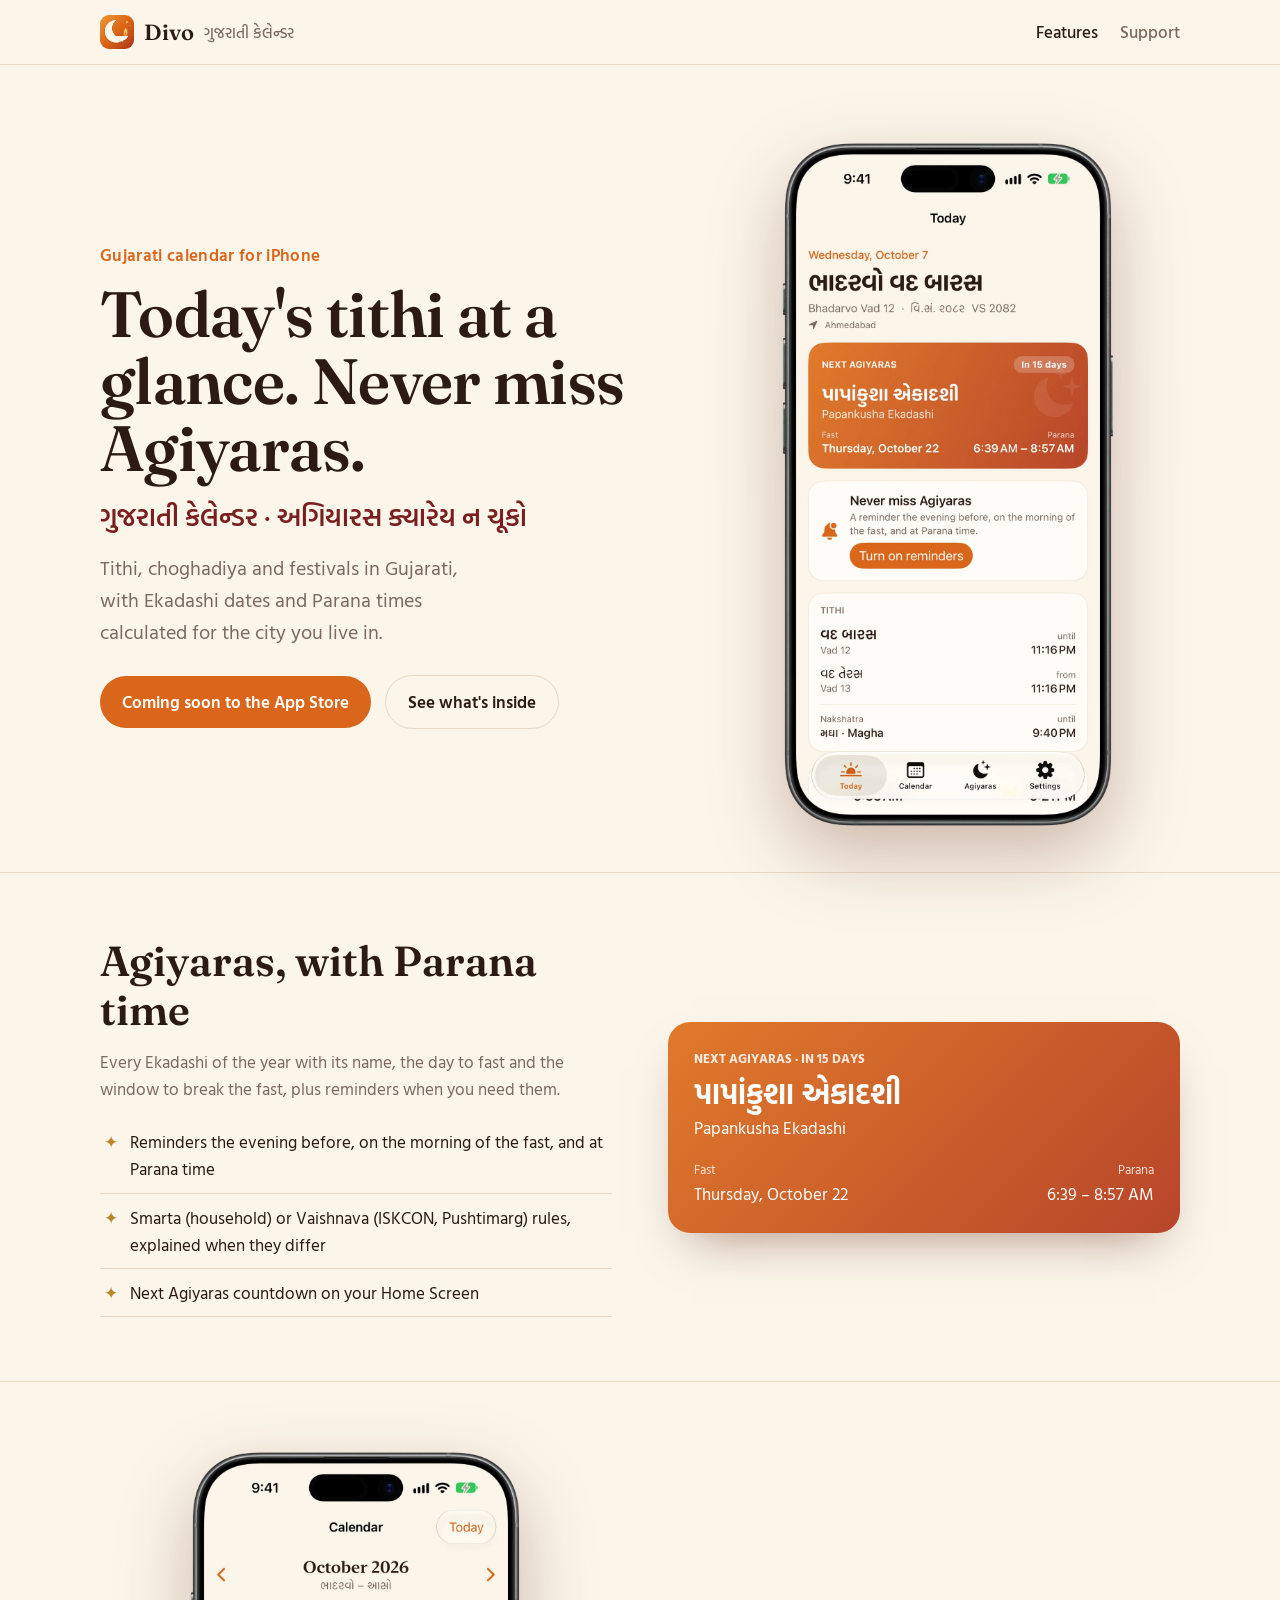
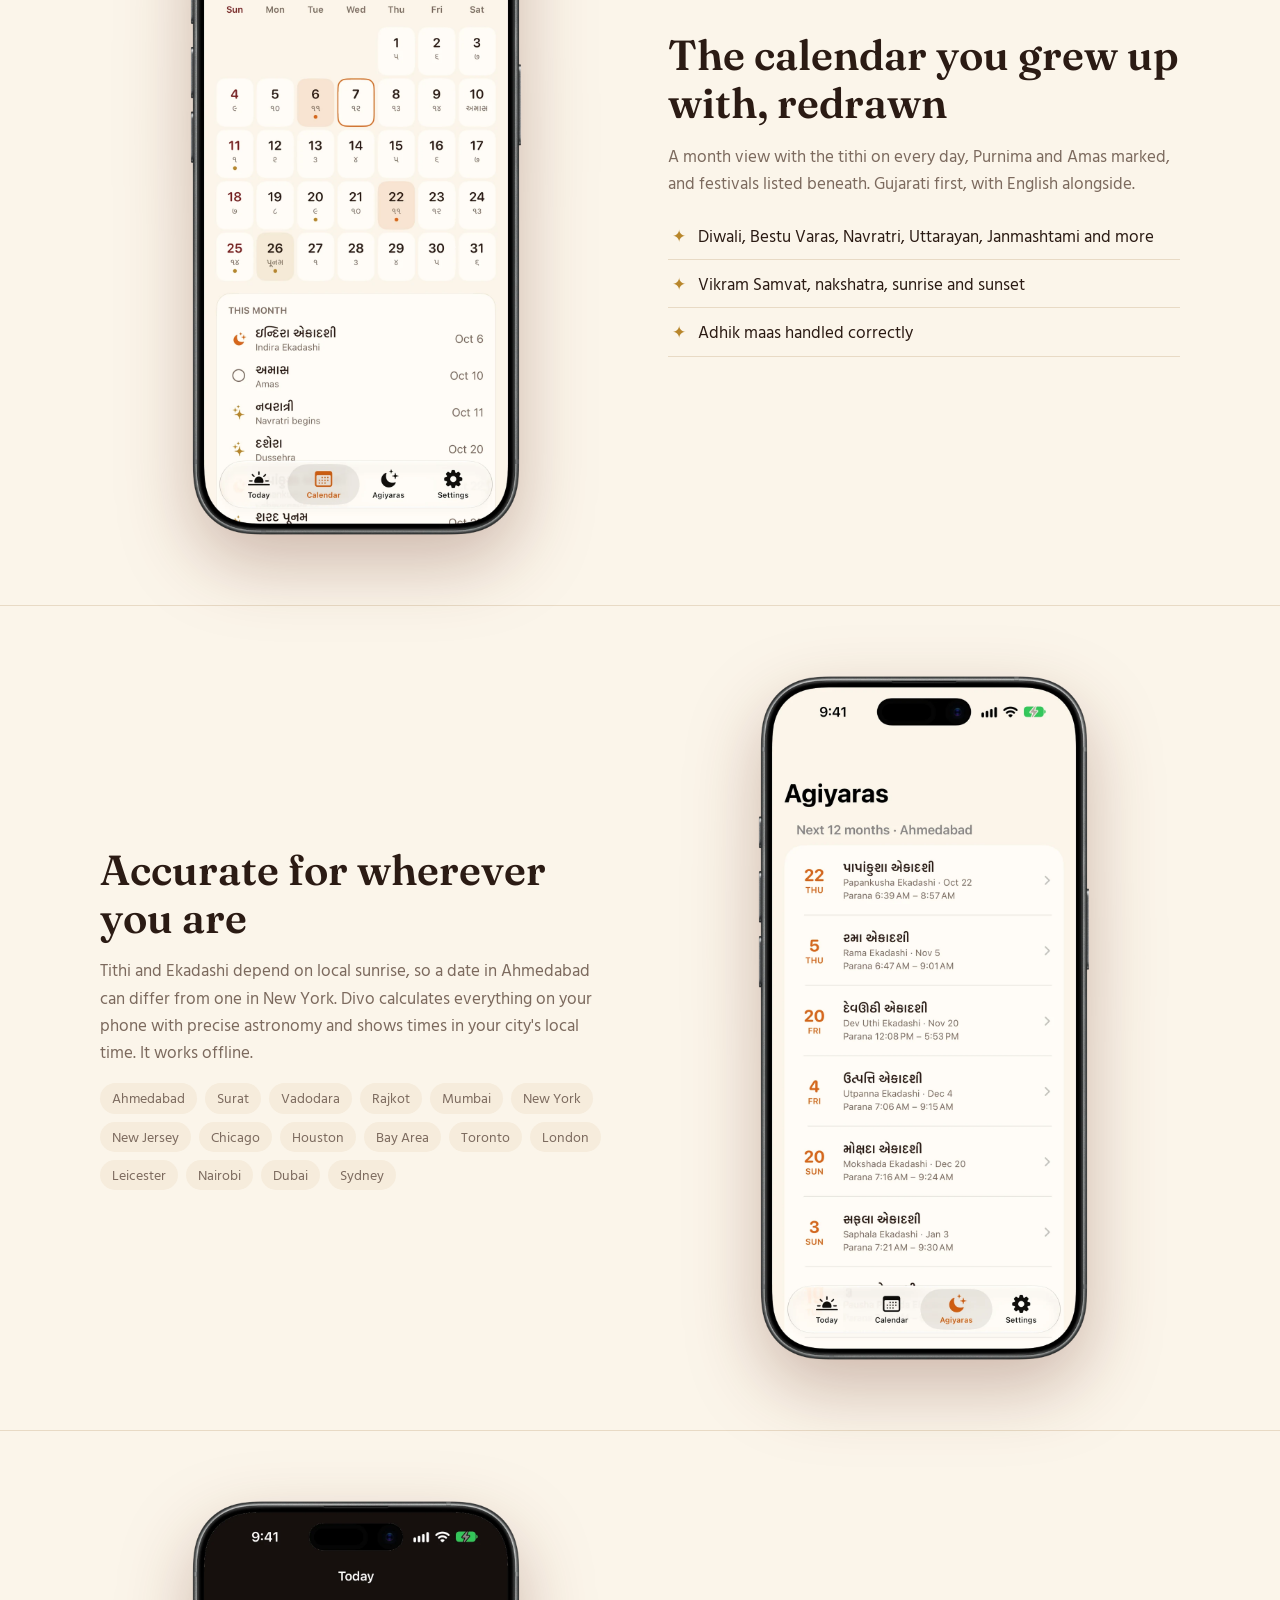
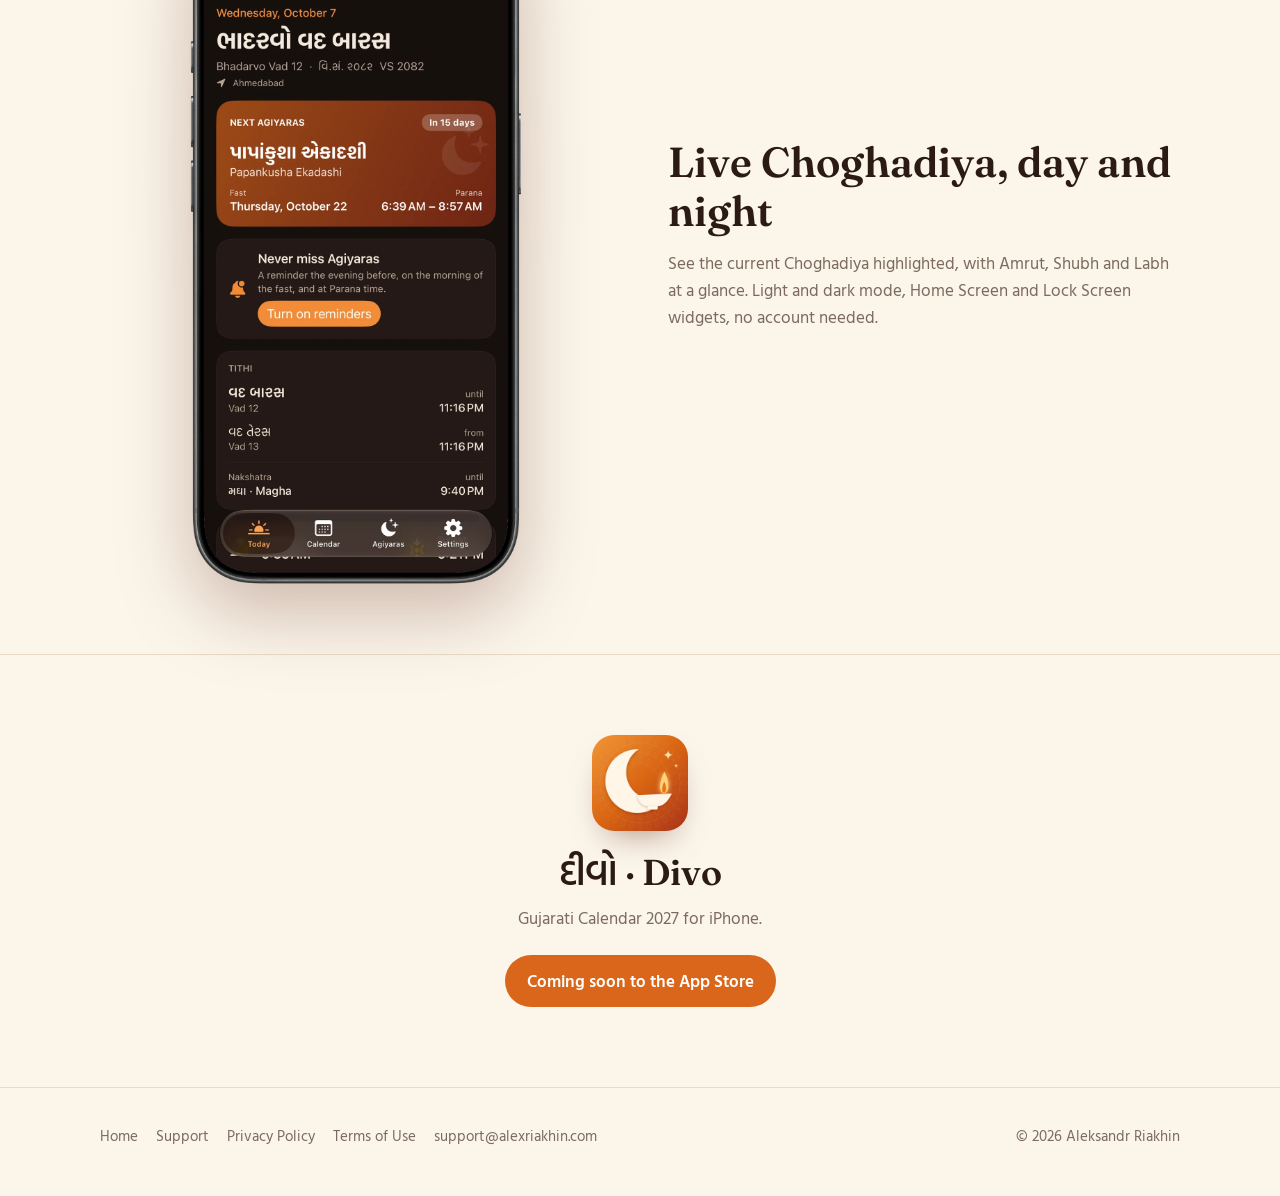
<file: index.html>
<!doctype html>
<html lang="en">
<head>
<meta charset="utf-8">
<meta name="viewport" content="width=device-width, initial-scale=1">
<title>Divo: Gujarati Calendar 2027 with Agiyaras reminders</title>
<meta name="description" content="A beautiful, accurate Gujarati calendar for iPhone: today's tithi, choghadiya, festivals, and Agiyaras (Ekadashi) with Parana times, reminders and widgets.">
<link rel="canonical" href="https://alexriakhin.com/Divo/">
<meta property="og:type" content="website">
<meta property="og:title" content="Divo: Gujarati Calendar 2027 with Agiyaras reminders">
<meta property="og:description" content="A beautiful, accurate Gujarati calendar for iPhone: today's tithi, choghadiya, festivals, and Agiyaras (Ekadashi) with Parana times, reminders and widgets.">
<meta property="og:url" content="https://alexriakhin.com/Divo/">
<meta property="og:image" content="https://alexriakhin.com/Divo/assets/img/icon.png">
<meta name="twitter:card" content="summary">
<meta name="theme-color" content="#FBF5EA" media="(prefers-color-scheme: light)">
<meta name="theme-color" content="#16100E" media="(prefers-color-scheme: dark)">
<link rel="icon" type="image/png" sizes="32x32" href="favicons/favicon-32x32.png">
<link rel="icon" type="image/png" sizes="16x16" href="favicons/favicon-16x16.png">
<link rel="apple-touch-icon" href="favicons/apple-touch-icon.png">
<link rel="manifest" href="favicons/site.webmanifest">
<link rel="preconnect" href="https://fonts.googleapis.com">
<link rel="preconnect" href="https://fonts.gstatic.com" crossorigin>
<link href="https://fonts.googleapis.com/css2?family=Fraunces:opsz,wght@9..144,600&family=Hind+Vadodara:wght@400;500;600;700&display=swap" rel="stylesheet">
<link rel="stylesheet" href="assets/css/site.css">
</head>
<body>
<header class="site-header">
  <div class="wrap">
    <a class="brand" href="./"><img src="assets/img/icon.png" alt="" width="34" height="34">Divo <small>ગુજરાતી કેલેન્ડર</small></a>
    <nav aria-label="Main">
      <a href="./#features" aria-current="page">Features</a>
      <a href="support.html">Support</a>
    </nav>
  </div>
</header>
<main>
<div class="wrap hero">
  <div>
    <p class="eyebrow">Gujarati calendar for iPhone</p>
    <h1>Today's tithi at a glance. Never miss Agiyaras.</h1>
    <p class="gu">ગુજરાતી કેલેન્ડર · અગિયારસ ક્યારેય ન ચૂકો</p>
    <p class="lead">Tithi, choghadiya and festivals in Gujarati, with Ekadashi dates and Parana times calculated for the city you live in.</p>
    <div class="actions">
      <span class="button" aria-disabled="true">Coming soon to the App Store</span>
      <a class="button ghost" href="#features">See what's inside</a>
    </div>
  </div>
  <div class="phone"><img src="assets/img/today.webp" alt="Divo Today screen: Bhadarvo Vad 12, next Agiyaras Papankusha Ekadashi with Parana time, and today's tithi" width="978" height="2000"></div>
</div>

<section class="feature" id="features">
  <div class="wrap">
    <div class="copy">
      <h2>Agiyaras, with Parana time</h2>
      <p>Every Ekadashi of the year with its name, the day to fast and the window to break the fast, plus reminders when you need them.</p>
      <ul>
        <li>Reminders the evening before, on the morning of the fast, and at Parana time</li>
        <li>Smarta (household) or Vaishnava (ISKCON, Pushtimarg) rules, explained when they differ</li>
        <li>Next Agiyaras countdown on your Home Screen</li>
      </ul>
    </div>
    <div class="agiyaras-card" aria-label="Example: next Agiyaras">
      <div class="label">Next Agiyaras · in 15 days</div>
      <div class="name">પાપાંકુશા એકાદશી</div>
      <div>Papankusha Ekadashi</div>
      <div class="row">
        <div><small>Fast</small>Thursday, October 22</div>
        <div style="text-align:right"><small>Parana</small>6:39 – 8:57 AM</div>
      </div>
    </div>
  </div>
</section>

<section class="feature flip">
  <div class="wrap">
    <div class="copy">
      <h2>The calendar you grew up with, redrawn</h2>
      <p>A month view with the tithi on every day, Purnima and Amas marked, and festivals listed beneath. Gujarati first, with English alongside.</p>
      <ul>
        <li>Diwali, Bestu Varas, Navratri, Uttarayan, Janmashtami and more</li>
        <li>Vikram Samvat, nakshatra, sunrise and sunset</li>
        <li>Adhik maas handled correctly</li>
      </ul>
    </div>
    <div class="phone"><img src="assets/img/calendar.webp" alt="Divo month view for October 2026 with tithi numbers in Gujarati" width="978" height="2000" loading="lazy"></div>
  </div>
</section>

<section class="feature">
  <div class="wrap">
    <div class="copy">
      <h2>Accurate for wherever you are</h2>
      <p>Tithi and Ekadashi depend on local sunrise, so a date in Ahmedabad can differ from one in New York. Divo calculates everything on your phone with precise astronomy and shows times in your city's local time. It works offline.</p>
      <div class="cities">
        <span>Ahmedabad</span><span>Surat</span><span>Vadodara</span><span>Rajkot</span><span>Mumbai</span>
        <span>New York</span><span>New Jersey</span><span>Chicago</span><span>Houston</span><span>Bay Area</span>
        <span>Toronto</span><span>London</span><span>Leicester</span><span>Nairobi</span><span>Dubai</span><span>Sydney</span>
      </div>
    </div>
    <div class="phone"><img src="assets/img/agiyaras.webp" alt="List of upcoming Ekadashis with Parana times for Ahmedabad" width="978" height="2000" loading="lazy"></div>
  </div>
</section>

<section class="feature flip">
  <div class="wrap">
    <div class="copy">
      <h2>Live Choghadiya, day and night</h2>
      <p>See the current Choghadiya highlighted, with Amrut, Shubh and Labh at a glance. Light and dark mode, Home Screen and Lock Screen widgets, no account needed.</p>
    </div>
    <div class="phone"><img src="assets/img/today-dark.webp" alt="Divo Today screen in dark mode" width="978" height="2000" loading="lazy"></div>
  </div>
</section>

<section class="cta">
  <div class="wrap">
    <img src="assets/img/icon.png" alt="Divo app icon" width="96" height="96">
    <h2>દીવો · Divo</h2>
    <p>Gujarati Calendar 2027 for iPhone.</p>
    <span class="button" aria-disabled="true">Coming soon to the App Store</span>
  </div>
</section>
</main>
<footer class="site-footer">
  <div class="wrap">
    <nav aria-label="Footer">
      <a href="./">Home</a>
      <a href="support.html">Support</a>
      <a href="privacy.html">Privacy Policy</a>
      <a href="terms.html">Terms of Use</a>
      <a href="mailto:support@alexriakhin.com">support@alexriakhin.com</a>
    </nav>
    <span class="copy">© 2026 Aleksandr Riakhin</span>
  </div>
</footer>
</body>
</html>
</file>
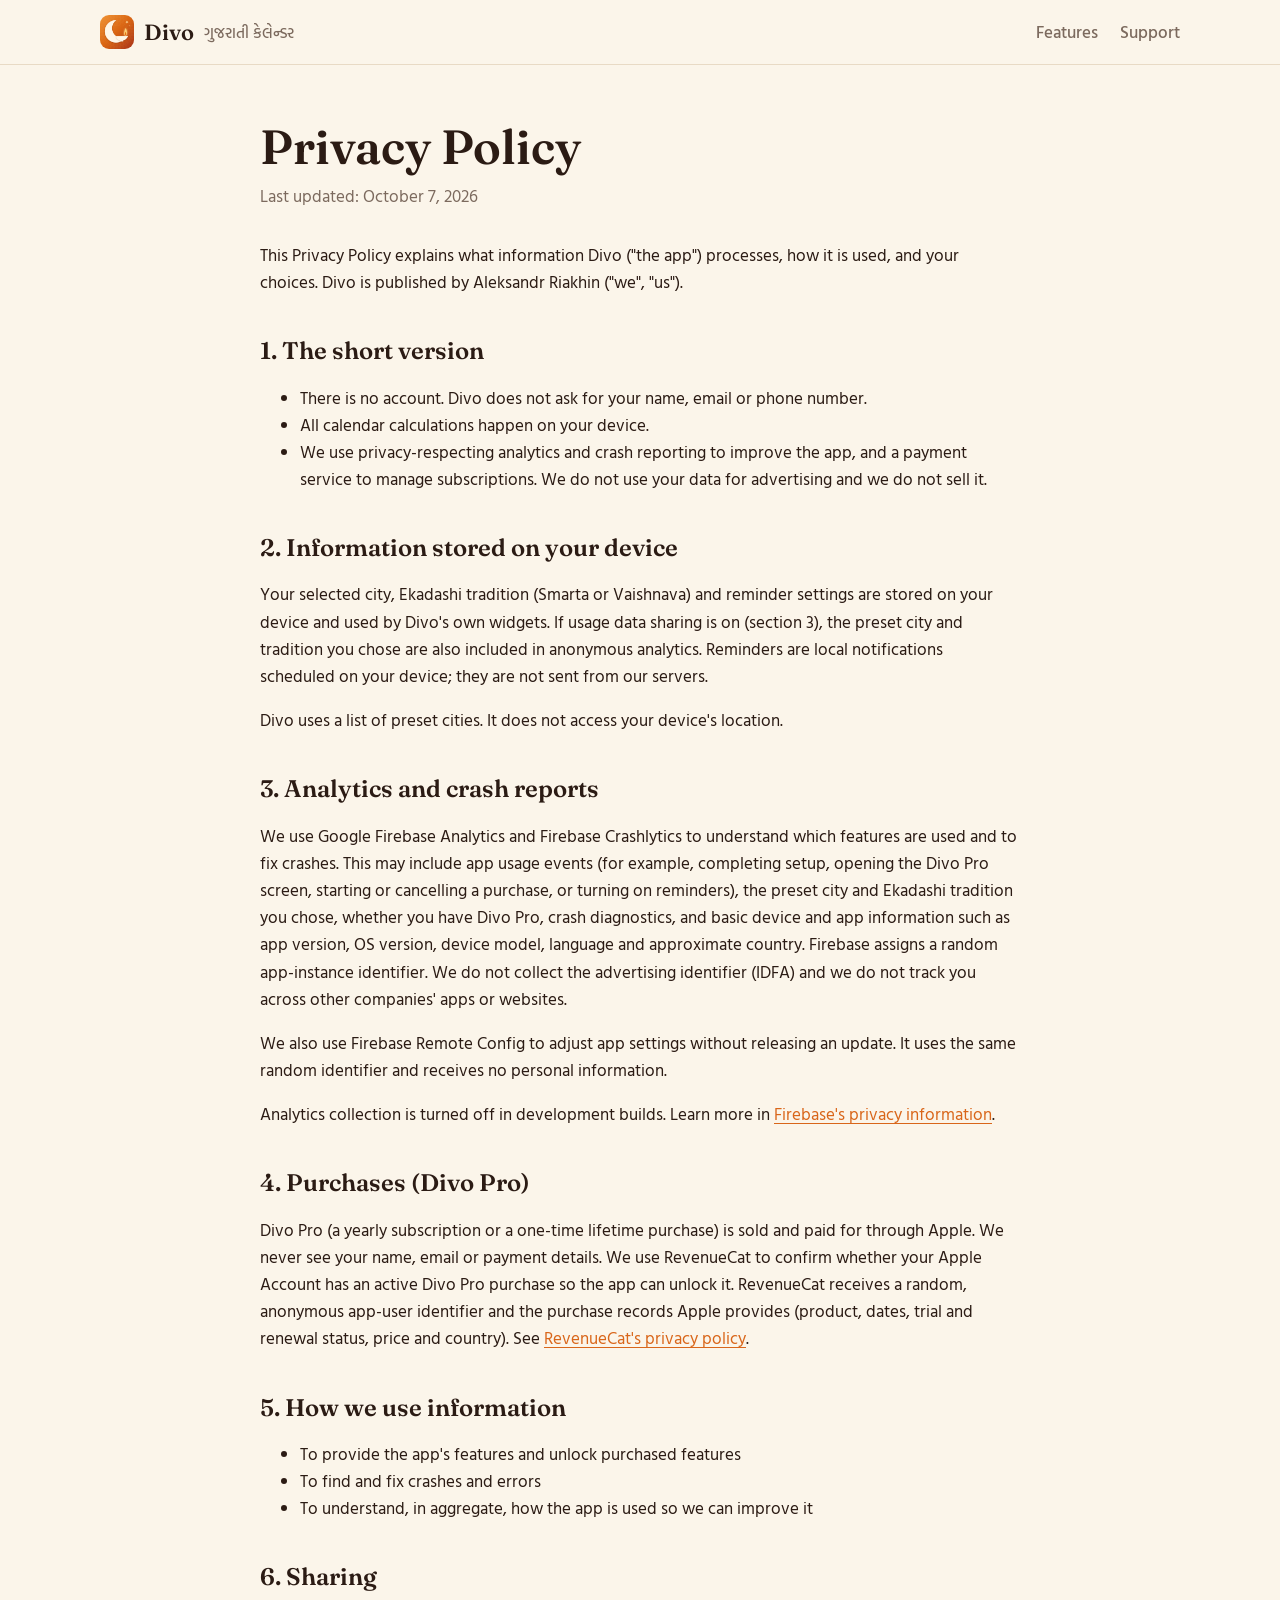
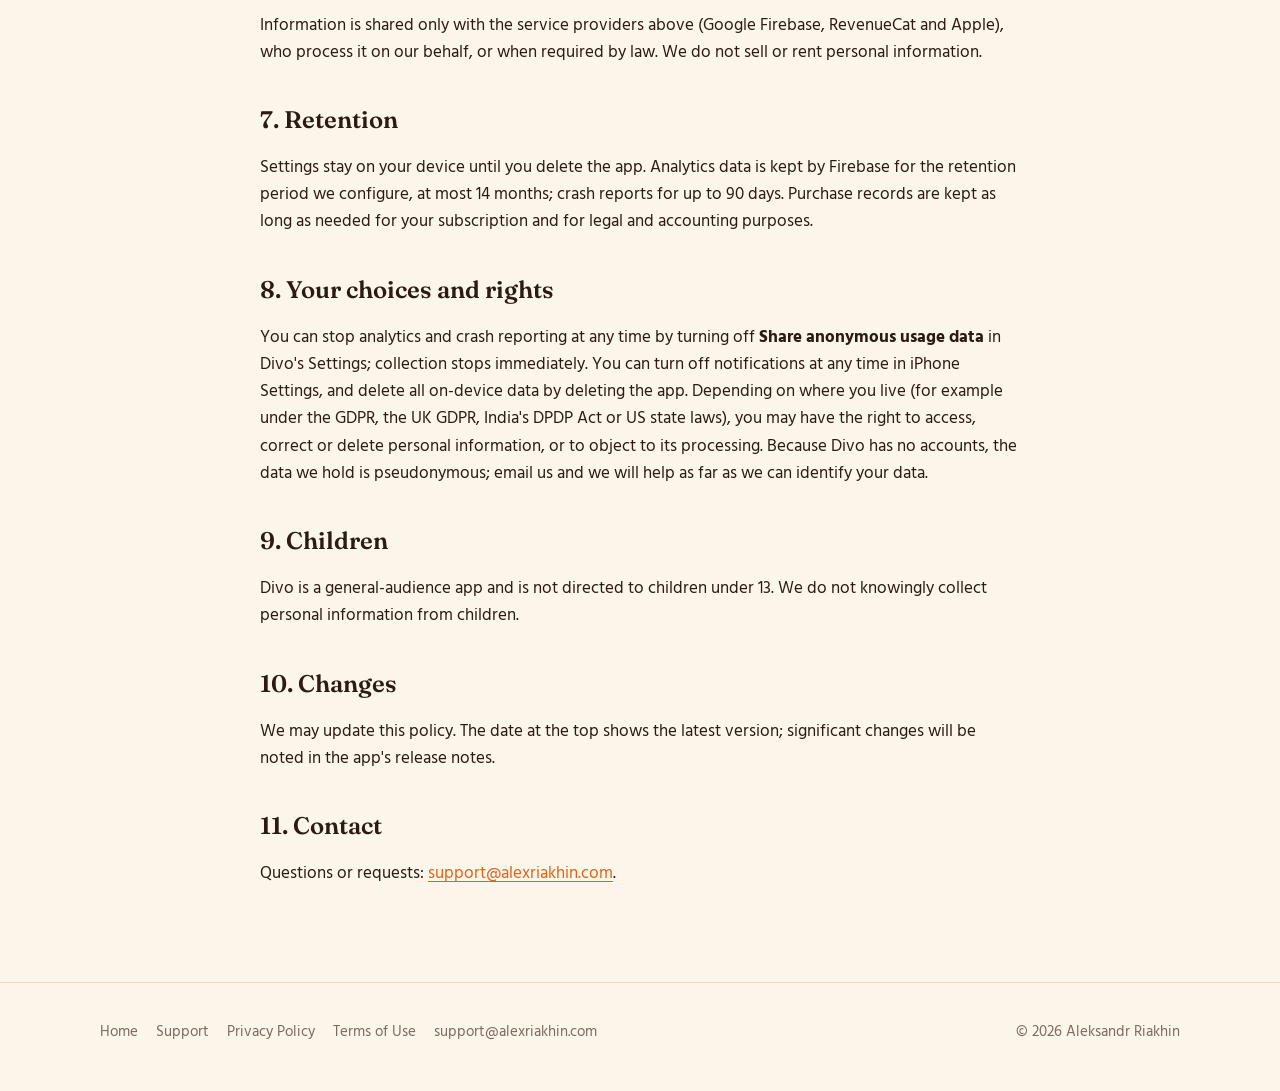
<file: privacy.html>
<!doctype html>
<html lang="en">
<head>
<meta charset="utf-8">
<meta name="viewport" content="width=device-width, initial-scale=1">
<title>Privacy Policy · Divo: Gujarati Calendar</title>
<meta name="description" content="What information Divo processes, why, and your choices.">
<link rel="canonical" href="https://alexriakhin.com/Divo/privacy.html">
<meta property="og:type" content="website">
<meta property="og:title" content="Privacy Policy · Divo: Gujarati Calendar">
<meta property="og:description" content="What information Divo processes, why, and your choices.">
<meta property="og:url" content="https://alexriakhin.com/Divo/privacy.html">
<meta property="og:image" content="https://alexriakhin.com/Divo/assets/img/icon.png">
<meta name="twitter:card" content="summary">
<meta name="theme-color" content="#FBF5EA" media="(prefers-color-scheme: light)">
<meta name="theme-color" content="#16100E" media="(prefers-color-scheme: dark)">
<link rel="icon" type="image/png" sizes="32x32" href="favicons/favicon-32x32.png">
<link rel="icon" type="image/png" sizes="16x16" href="favicons/favicon-16x16.png">
<link rel="apple-touch-icon" href="favicons/apple-touch-icon.png">
<link rel="manifest" href="favicons/site.webmanifest">
<link rel="preconnect" href="https://fonts.googleapis.com">
<link rel="preconnect" href="https://fonts.gstatic.com" crossorigin>
<link href="https://fonts.googleapis.com/css2?family=Fraunces:opsz,wght@9..144,600&family=Hind+Vadodara:wght@400;500;600;700&display=swap" rel="stylesheet">
<link rel="stylesheet" href="assets/css/site.css">
</head>
<body>
<header class="site-header">
  <div class="wrap">
    <a class="brand" href="./"><img src="assets/img/icon.png" alt="" width="34" height="34">Divo <small>ગુજરાતી કેલેન્ડર</small></a>
    <nav aria-label="Main">
      <a href="./#features">Features</a>
      <a href="support.html">Support</a>
    </nav>
  </div>
</header>
<main>
<div class="page">
  <div class="wrap">
    <h1>Privacy Policy</h1>
    <p class="updated">Last updated: October 7, 2026</p>

    <p>This Privacy Policy explains what information Divo ("the app") processes, how it is used, and your choices. Divo is published by Aleksandr Riakhin ("we", "us").</p>

    <h2>1. The short version</h2>
    <ul>
      <li>There is no account. Divo does not ask for your name, email or phone number.</li>
      <li>All calendar calculations happen on your device.</li>
      <li>We use privacy-respecting analytics and crash reporting to improve the app, and a payment service to manage subscriptions. We do not use your data for advertising and we do not sell it.</li>
    </ul>

    <h2>2. Information stored on your device</h2>
    <p>Your selected city, Ekadashi tradition (Smarta or Vaishnava) and reminder settings are stored on your device and used by Divo's own widgets. If usage data sharing is on (section 3), the preset city and tradition you chose are also included in anonymous analytics. Reminders are local notifications scheduled on your device; they are not sent from our servers.</p>
    <p>Divo uses a list of preset cities. It does not access your device's location.</p>

    <h2>3. Analytics and crash reports</h2>
    <p>We use Google Firebase Analytics and Firebase Crashlytics to understand which features are used and to fix crashes. This may include app usage events (for example, completing setup, opening the Divo Pro screen, starting or cancelling a purchase, or turning on reminders), the preset city and Ekadashi tradition you chose, whether you have Divo Pro, crash diagnostics, and basic device and app information such as app version, OS version, device model, language and approximate country. Firebase assigns a random app-instance identifier. We do not collect the advertising identifier (IDFA) and we do not track you across other companies' apps or websites.</p>
    <p>We also use Firebase Remote Config to adjust app settings without releasing an update. It uses the same random identifier and receives no personal information.</p>
    <p>Analytics collection is turned off in development builds. Learn more in <a href="https://firebase.google.com/support/privacy">Firebase's privacy information</a>.</p>

    <h2>4. Purchases (Divo Pro)</h2>
    <p>Divo Pro (a yearly subscription or a one-time lifetime purchase) is sold and paid for through Apple. We never see your name, email or payment details. We use RevenueCat to confirm whether your Apple Account has an active Divo Pro purchase so the app can unlock it. RevenueCat receives a random, anonymous app-user identifier and the purchase records Apple provides (product, dates, trial and renewal status, price and country). See <a href="https://www.revenuecat.com/privacy/">RevenueCat's privacy policy</a>.</p>

    <h2>5. How we use information</h2>
    <ul>
      <li>To provide the app's features and unlock purchased features</li>
      <li>To find and fix crashes and errors</li>
      <li>To understand, in aggregate, how the app is used so we can improve it</li>
    </ul>

    <h2>6. Sharing</h2>
    <p>Information is shared only with the service providers above (Google Firebase, RevenueCat and Apple), who process it on our behalf, or when required by law. We do not sell or rent personal information.</p>

    <h2>7. Retention</h2>
    <p>Settings stay on your device until you delete the app. Analytics data is kept by Firebase for the retention period we configure, at most 14 months; crash reports for up to 90 days. Purchase records are kept as long as needed for your subscription and for legal and accounting purposes.</p>

    <h2>8. Your choices and rights</h2>
    <p>You can stop analytics and crash reporting at any time by turning off <strong>Share anonymous usage data</strong> in Divo's Settings; collection stops immediately. You can turn off notifications at any time in iPhone Settings, and delete all on-device data by deleting the app. Depending on where you live (for example under the GDPR, the UK GDPR, India's DPDP Act or US state laws), you may have the right to access, correct or delete personal information, or to object to its processing. Because Divo has no accounts, the data we hold is pseudonymous; email us and we will help as far as we can identify your data.</p>

    <h2>9. Children</h2>
    <p>Divo is a general-audience app and is not directed to children under 13. We do not knowingly collect personal information from children.</p>

    <h2>10. Changes</h2>
    <p>We may update this policy. The date at the top shows the latest version; significant changes will be noted in the app's release notes.</p>

    <h2>11. Contact</h2>
    <p>Questions or requests: <a href="mailto:support@alexriakhin.com?subject=Divo%20privacy">support@alexriakhin.com</a>.</p>
  </div>
</div>
</main>
<footer class="site-footer">
  <div class="wrap">
    <nav aria-label="Footer">
      <a href="./">Home</a>
      <a href="support.html">Support</a>
      <a href="privacy.html">Privacy Policy</a>
      <a href="terms.html">Terms of Use</a>
      <a href="mailto:support@alexriakhin.com">support@alexriakhin.com</a>
    </nav>
    <span class="copy">© 2026 Aleksandr Riakhin</span>
  </div>
</footer>
</body>
</html>
</file>
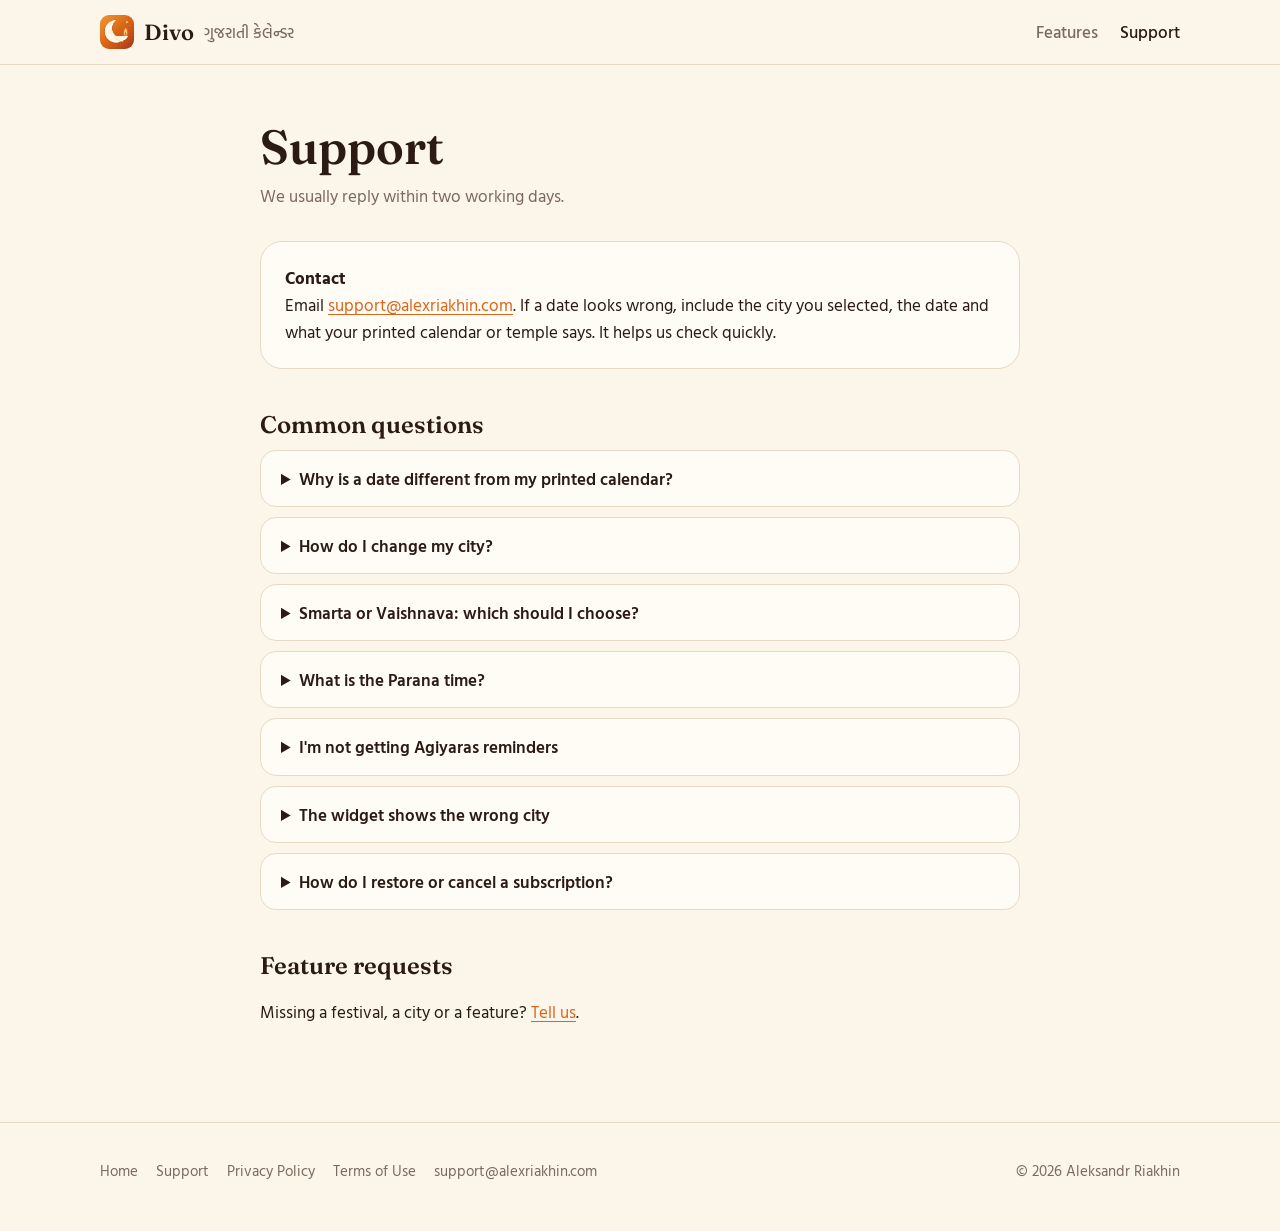
<file: support.html>
<!doctype html>
<html lang="en">
<head>
<meta charset="utf-8">
<meta name="viewport" content="width=device-width, initial-scale=1">
<title>Support · Divo: Gujarati Calendar</title>
<meta name="description" content="Help with Divo: dates that differ from a printed calendar, choosing your city, Smarta vs Vaishnava Ekadashi, reminders, widgets and purchases.">
<link rel="canonical" href="https://alexriakhin.com/Divo/support.html">
<meta property="og:type" content="website">
<meta property="og:title" content="Support · Divo: Gujarati Calendar">
<meta property="og:description" content="Help with Divo: dates that differ from a printed calendar, choosing your city, Smarta vs Vaishnava Ekadashi, reminders, widgets and purchases.">
<meta property="og:url" content="https://alexriakhin.com/Divo/support.html">
<meta property="og:image" content="https://alexriakhin.com/Divo/assets/img/icon.png">
<meta name="twitter:card" content="summary">
<meta name="theme-color" content="#FBF5EA" media="(prefers-color-scheme: light)">
<meta name="theme-color" content="#16100E" media="(prefers-color-scheme: dark)">
<link rel="icon" type="image/png" sizes="32x32" href="favicons/favicon-32x32.png">
<link rel="icon" type="image/png" sizes="16x16" href="favicons/favicon-16x16.png">
<link rel="apple-touch-icon" href="favicons/apple-touch-icon.png">
<link rel="manifest" href="favicons/site.webmanifest">
<link rel="preconnect" href="https://fonts.googleapis.com">
<link rel="preconnect" href="https://fonts.gstatic.com" crossorigin>
<link href="https://fonts.googleapis.com/css2?family=Fraunces:opsz,wght@9..144,600&family=Hind+Vadodara:wght@400;500;600;700&display=swap" rel="stylesheet">
<link rel="stylesheet" href="assets/css/site.css">
</head>
<body>
<header class="site-header">
  <div class="wrap">
    <a class="brand" href="./"><img src="assets/img/icon.png" alt="" width="34" height="34">Divo <small>ગુજરાતી કેલેન્ડર</small></a>
    <nav aria-label="Main">
      <a href="./#features">Features</a>
      <a href="support.html" aria-current="page">Support</a>
    </nav>
  </div>
</header>
<main>
<div class="page">
  <div class="wrap">
    <h1>Support</h1>
    <p class="updated">We usually reply within two working days.</p>

    <div class="card">
      <strong>Contact</strong><br>
      Email <a href="mailto:support@alexriakhin.com?subject=Divo%20support">support@alexriakhin.com</a>. If a date looks wrong, include the city you selected, the date and what your printed calendar or temple says. It helps us check quickly.
    </div>

    <h2>Common questions</h2>

    <details>
      <summary>Why is a date different from my printed calendar?</summary>
      <p>Tithi and Ekadashi depend on sunrise at a particular place. Printed Gujarati calendars are usually made for Ahmedabad or Mumbai, so a family in New Jersey or London can be a day apart. Choose your own city in Settings. Some festivals also follow local or sampradaya customs; when in doubt, follow your temple or family tradition.</p>
    </details>

    <details>
      <summary>How do I change my city?</summary>
      <p>Open <strong>Settings → City</strong> and pick the closest city. All dates, Parana times and choghadiya update immediately, and times are shown in that city's local time.</p>
    </details>

    <details>
      <summary>Smarta or Vaishnava: which should I choose?</summary>
      <p>Most households follow <strong>Smarta</strong>: you fast on the day Ekadashi prevails at sunrise. <strong>Vaishnava</strong> (ISKCON, Pushtimarg) requires Ekadashi to be free of Dashami at arunodaya, 96 minutes before sunrise, so occasionally the fast moves one day later. The two usually agree; Divo explains the reason whenever they differ.</p>
    </details>

    <details>
      <summary>What is the Parana time?</summary>
      <p>Parana is breaking the fast. It is done after sunrise on the next day, within Dwadashi and after Hari Vasara (the first quarter of Dwadashi). Divo shows the preferred early-morning window.</p>
    </details>

    <details>
      <summary>I'm not getting Agiyaras reminders</summary>
      <p>Check that notifications are allowed for Divo in the iPhone <strong>Settings → Notifications → Divo</strong>, and that the reminders you want are on in Divo's Settings. Open Divo once in a while: reminders are scheduled a few months ahead each time the app opens.</p>
    </details>

    <details>
      <summary>The widget shows the wrong city</summary>
      <p>Widgets use the city chosen in the app. After changing it, the widget refreshes within a few minutes. If it doesn't, remove the widget and add it again.</p>
    </details>

    <details>
      <summary>How do I restore or cancel a subscription?</summary>
      <p>Purchases are tied to your Apple Account. Use <strong>Restore Purchases</strong> in Divo's Settings on a new device. To cancel, open iPhone <strong>Settings → your name → Subscriptions → Divo</strong>. Refunds are handled by Apple at <a href="https://reportaproblem.apple.com">reportaproblem.apple.com</a>.</p>
    </details>

    <h2>Feature requests</h2>
    <p>Missing a festival, a city or a feature? <a href="mailto:support@alexriakhin.com?subject=Divo%20feature%20request">Tell us</a>.</p>
  </div>
</div>
</main>
<footer class="site-footer">
  <div class="wrap">
    <nav aria-label="Footer">
      <a href="./">Home</a>
      <a href="support.html">Support</a>
      <a href="privacy.html">Privacy Policy</a>
      <a href="terms.html">Terms of Use</a>
      <a href="mailto:support@alexriakhin.com">support@alexriakhin.com</a>
    </nav>
    <span class="copy">© 2026 Aleksandr Riakhin</span>
  </div>
</footer>
</body>
</html>
</file>
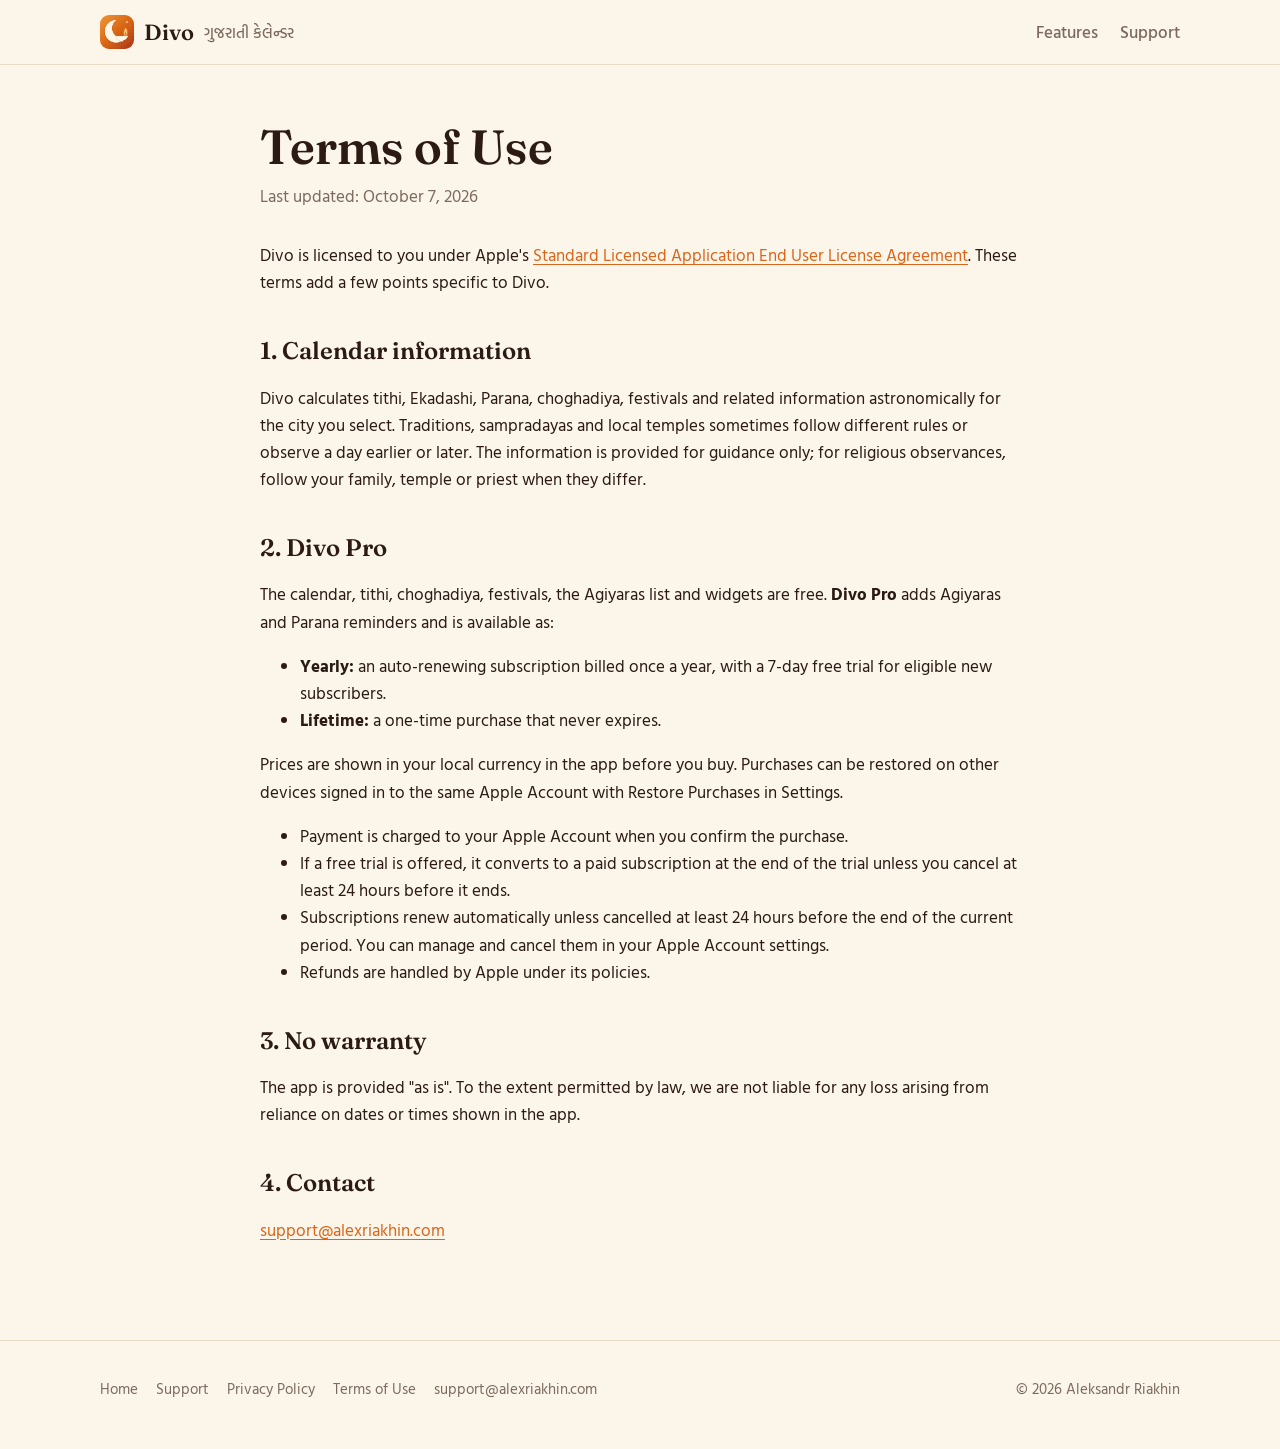
<file: terms.html>
<!doctype html>
<html lang="en">
<head>
<meta charset="utf-8">
<meta name="viewport" content="width=device-width, initial-scale=1">
<title>Terms of Use · Divo: Gujarati Calendar</title>
<meta name="description" content="Terms for using Divo, including subscriptions and the nature of calendar calculations.">
<link rel="canonical" href="https://alexriakhin.com/Divo/terms.html">
<meta property="og:type" content="website">
<meta property="og:title" content="Terms of Use · Divo: Gujarati Calendar">
<meta property="og:description" content="Terms for using Divo, including subscriptions and the nature of calendar calculations.">
<meta property="og:url" content="https://alexriakhin.com/Divo/terms.html">
<meta property="og:image" content="https://alexriakhin.com/Divo/assets/img/icon.png">
<meta name="twitter:card" content="summary">
<meta name="theme-color" content="#FBF5EA" media="(prefers-color-scheme: light)">
<meta name="theme-color" content="#16100E" media="(prefers-color-scheme: dark)">
<link rel="icon" type="image/png" sizes="32x32" href="favicons/favicon-32x32.png">
<link rel="icon" type="image/png" sizes="16x16" href="favicons/favicon-16x16.png">
<link rel="apple-touch-icon" href="favicons/apple-touch-icon.png">
<link rel="manifest" href="favicons/site.webmanifest">
<link rel="preconnect" href="https://fonts.googleapis.com">
<link rel="preconnect" href="https://fonts.gstatic.com" crossorigin>
<link href="https://fonts.googleapis.com/css2?family=Fraunces:opsz,wght@9..144,600&family=Hind+Vadodara:wght@400;500;600;700&display=swap" rel="stylesheet">
<link rel="stylesheet" href="assets/css/site.css">
</head>
<body>
<header class="site-header">
  <div class="wrap">
    <a class="brand" href="./"><img src="assets/img/icon.png" alt="" width="34" height="34">Divo <small>ગુજરાતી કેલેન્ડર</small></a>
    <nav aria-label="Main">
      <a href="./#features">Features</a>
      <a href="support.html">Support</a>
    </nav>
  </div>
</header>
<main>
<div class="page">
  <div class="wrap">
    <h1>Terms of Use</h1>
    <p class="updated">Last updated: October 7, 2026</p>

    <p>Divo is licensed to you under Apple's <a href="https://www.apple.com/legal/internet-services/itunes/dev/stdeula/">Standard Licensed Application End User License Agreement</a>. These terms add a few points specific to Divo.</p>

    <h2>1. Calendar information</h2>
    <p>Divo calculates tithi, Ekadashi, Parana, choghadiya, festivals and related information astronomically for the city you select. Traditions, sampradayas and local temples sometimes follow different rules or observe a day earlier or later. The information is provided for guidance only; for religious observances, follow your family, temple or priest when they differ.</p>

    <h2>2. Divo Pro</h2>
    <p>The calendar, tithi, choghadiya, festivals, the Agiyaras list and widgets are free. <strong>Divo Pro</strong> adds Agiyaras and Parana reminders and is available as:</p>
    <ul>
      <li><strong>Yearly:</strong> an auto-renewing subscription billed once a year, with a 7-day free trial for eligible new subscribers.</li>
      <li><strong>Lifetime:</strong> a one-time purchase that never expires.</li>
    </ul>
    <p>Prices are shown in your local currency in the app before you buy. Purchases can be restored on other devices signed in to the same Apple Account with Restore Purchases in Settings.</p>
    <ul>
      <li>Payment is charged to your Apple Account when you confirm the purchase.</li>
      <li>If a free trial is offered, it converts to a paid subscription at the end of the trial unless you cancel at least 24 hours before it ends.</li>
      <li>Subscriptions renew automatically unless cancelled at least 24 hours before the end of the current period. You can manage and cancel them in your Apple Account settings.</li>
      <li>Refunds are handled by Apple under its policies.</li>
    </ul>

    <h2>3. No warranty</h2>
    <p>The app is provided "as is". To the extent permitted by law, we are not liable for any loss arising from reliance on dates or times shown in the app.</p>

    <h2>4. Contact</h2>
    <p><a href="mailto:support@alexriakhin.com">support@alexriakhin.com</a></p>
  </div>
</div>
</main>
<footer class="site-footer">
  <div class="wrap">
    <nav aria-label="Footer">
      <a href="./">Home</a>
      <a href="support.html">Support</a>
      <a href="privacy.html">Privacy Policy</a>
      <a href="terms.html">Terms of Use</a>
      <a href="mailto:support@alexriakhin.com">support@alexriakhin.com</a>
    </nav>
    <span class="copy">© 2026 Aleksandr Riakhin</span>
  </div>
</footer>
</body>
</html>
</file>
<file: assets/css/site.css>
/* Divo — cream paper, saffron, temple maroon and gold (matches the app's Theme.swift). */
:root {
  --bg: #FBF5EA;
  --surface: #FFFCF6;
  --raised: #F6ECDC;
  --ink: #2B1B14;
  --ink-2: #7C6A5E;
  --saffron: #D9661A;
  --maroon: #7A1F1F;
  --gold: #B8862B;
  --hairline: #E8DAC5;
  --gradient: linear-gradient(135deg, #E07A2B, #B8452A);
  --radius: 22px;
  --display: "Fraunces", "Hind Vadodara", Georgia, serif;
  --text: "Hind Vadodara", -apple-system, BlinkMacSystemFont, "Segoe UI", sans-serif;
}
@media (prefers-color-scheme: dark) {
  :root {
    --bg: #16100E;
    --surface: #241915;
    --raised: #2F211B;
    --ink: #F4E9DC;
    --ink-2: #B7A595;
    --saffron: #F28C38;
    --maroon: #E7B3A0;
    --gold: #DDB45A;
    --hairline: #3A2A22;
    --gradient: linear-gradient(135deg, #9C4A16, #6E2414);
  }
}

* { box-sizing: border-box; }
html { -webkit-text-size-adjust: 100%; scroll-behavior: smooth; }
body {
  margin: 0;
  background: var(--bg);
  color: var(--ink);
  font: 17px/1.6 var(--text);
}
img { max-width: 100%; display: block; }
a { color: var(--saffron); text-decoration-thickness: 1px; text-underline-offset: 3px; }
.wrap { width: min(1080px, 100% - 32px); margin-inline: auto; }

/* Header */
.site-header {
  position: sticky; top: 0; z-index: 10;
  background: color-mix(in srgb, var(--bg) 86%, transparent);
  backdrop-filter: saturate(1.4) blur(14px);
  -webkit-backdrop-filter: saturate(1.4) blur(14px);
  border-bottom: 1px solid var(--hairline);
}
.site-header .wrap { display: flex; align-items: center; gap: 20px; height: 64px; }
.brand { display: flex; align-items: center; gap: 10px; color: var(--ink); text-decoration: none; font: 600 22px var(--display); }
.brand img { width: 34px; height: 34px; border-radius: 9px; }
.brand small { font: 500 15px var(--text); color: var(--ink-2); }
.site-header nav { margin-left: auto; display: flex; gap: 22px; }
.site-header nav a { color: var(--ink-2); text-decoration: none; font-weight: 500; }
.site-header nav a:hover, .site-header nav a[aria-current] { color: var(--ink); }

/* Buttons */
.button {
  display: inline-flex; align-items: center; gap: 8px;
  padding: 12px 22px; border-radius: 999px;
  background: var(--saffron); color: #fff; text-decoration: none; font-weight: 600;
}
.button.ghost { background: transparent; color: var(--ink); border: 1px solid var(--hairline); }
.soon { font-size: 14px; color: var(--ink-2); }

/* Hero */
.hero { padding: 72px 0 40px; display: grid; grid-template-columns: 1.1fr 0.9fr; gap: 48px; align-items: center; }
.eyebrow { color: var(--saffron); font-weight: 600; letter-spacing: 0.02em; margin: 0 0 12px; }
.hero h1 { font: 600 clamp(40px, 6vw, 64px)/1.05 var(--display); margin: 0 0 18px; letter-spacing: -0.01em; }
.hero .gu { font: 600 26px/1.3 var(--text); color: var(--maroon); margin: 0 0 18px; }
.hero p.lead { font-size: 20px; color: var(--ink-2); margin: 0 0 28px; max-width: 34ch; }
.hero .actions { display: flex; flex-wrap: wrap; gap: 14px; align-items: center; }

/* Framed device screenshots (tools/frame_screenshots.py): transparent PNG/WebP, 978×2000. */
.phone { max-width: 340px; margin-inline: auto; }
.phone img { width: 100%; height: auto; filter: drop-shadow(0 28px 36px rgba(90, 26, 10, 0.28)); }

/* Sections */
section.feature { padding: 64px 0; border-top: 1px solid var(--hairline); }
.feature .wrap { display: grid; grid-template-columns: 1fr 1fr; gap: 56px; align-items: center; }
.feature.flip .copy { order: 2; }
.feature h2 { font: 600 clamp(30px, 4vw, 42px)/1.15 var(--display); margin: 0 0 14px; }
.feature p { color: var(--ink-2); margin: 0 0 16px; }
.feature ul { padding: 0; margin: 0; list-style: none; }
.feature li { padding: 10px 0 10px 30px; position: relative; border-bottom: 1px solid var(--hairline); }
.feature li::before { content: "✦"; position: absolute; left: 4px; color: var(--gold); }

.agiyaras-card {
  background: var(--gradient); color: #fff; border-radius: var(--radius);
  padding: 26px; box-shadow: 0 24px 48px -24px rgba(90, 26, 10, 0.5);
}
.agiyaras-card .label { font-size: 13px; font-weight: 700; text-transform: uppercase; opacity: 0.85; }
.agiyaras-card .name { font: 700 30px/1.25 var(--text); margin: 6px 0 2px; }
.agiyaras-card .row { display: flex; justify-content: space-between; margin-top: 18px; gap: 12px; }
.agiyaras-card small { display: block; opacity: 0.8; font-size: 13px; }

.cities { display: flex; flex-wrap: wrap; gap: 8px; margin-top: 18px; }
.cities span { background: var(--raised); border-radius: 999px; padding: 4px 12px; font-size: 14px; color: var(--ink-2); }

.cta { text-align: center; padding: 80px 0; border-top: 1px solid var(--hairline); }
.cta img { width: 96px; height: 96px; border-radius: 22px; margin: 0 auto 20px; box-shadow: 0 16px 32px -16px rgba(90, 26, 10, 0.5); }
.cta h2 { font: 600 36px/1.2 var(--display); margin: 0 0 10px; }
.cta p { color: var(--ink-2); margin: 0 0 24px; }

/* Inner pages */
.page { padding: 56px 0 80px; }
.page .wrap { max-width: 760px; }
.page h1 { font: 600 clamp(34px, 5vw, 48px)/1.1 var(--display); margin: 0 0 8px; }
.page .updated { color: var(--ink-2); margin: 0 0 32px; }
.page h2 { font: 600 24px/1.3 var(--display); margin: 40px 0 10px; }
.page h3 { font-size: 18px; margin: 24px 0 6px; }
.page p, .page li { color: var(--ink); }
.page .muted { color: var(--ink-2); }
.card { background: var(--surface); border: 1px solid var(--hairline); border-radius: var(--radius); padding: 22px 24px; margin: 18px 0; }
details { background: var(--surface); border: 1px solid var(--hairline); border-radius: 16px; padding: 14px 20px; margin: 10px 0; }
details summary { cursor: pointer; font-weight: 600; }
details[open] summary { margin-bottom: 8px; }

/* Footer */
.site-footer { border-top: 1px solid var(--hairline); padding: 36px 0 48px; color: var(--ink-2); font-size: 15px; }
.site-footer .wrap { display: flex; flex-wrap: wrap; gap: 16px 28px; align-items: center; }
.site-footer nav { display: flex; flex-wrap: wrap; gap: 18px; }
.site-footer a { color: var(--ink-2); text-decoration: none; }
.site-footer a:hover { color: var(--ink); }
.site-footer .copy { margin-left: auto; }

@media (max-width: 820px) {
  .hero, .feature .wrap { grid-template-columns: 1fr; }
  .hero { padding-top: 40px; text-align: left; }
  .feature.flip .copy { order: 0; }
  .site-header nav { gap: 14px; font-size: 15px; }
  .brand small { display: none; }
  .site-footer .copy { margin-left: 0; }
}
</file>
